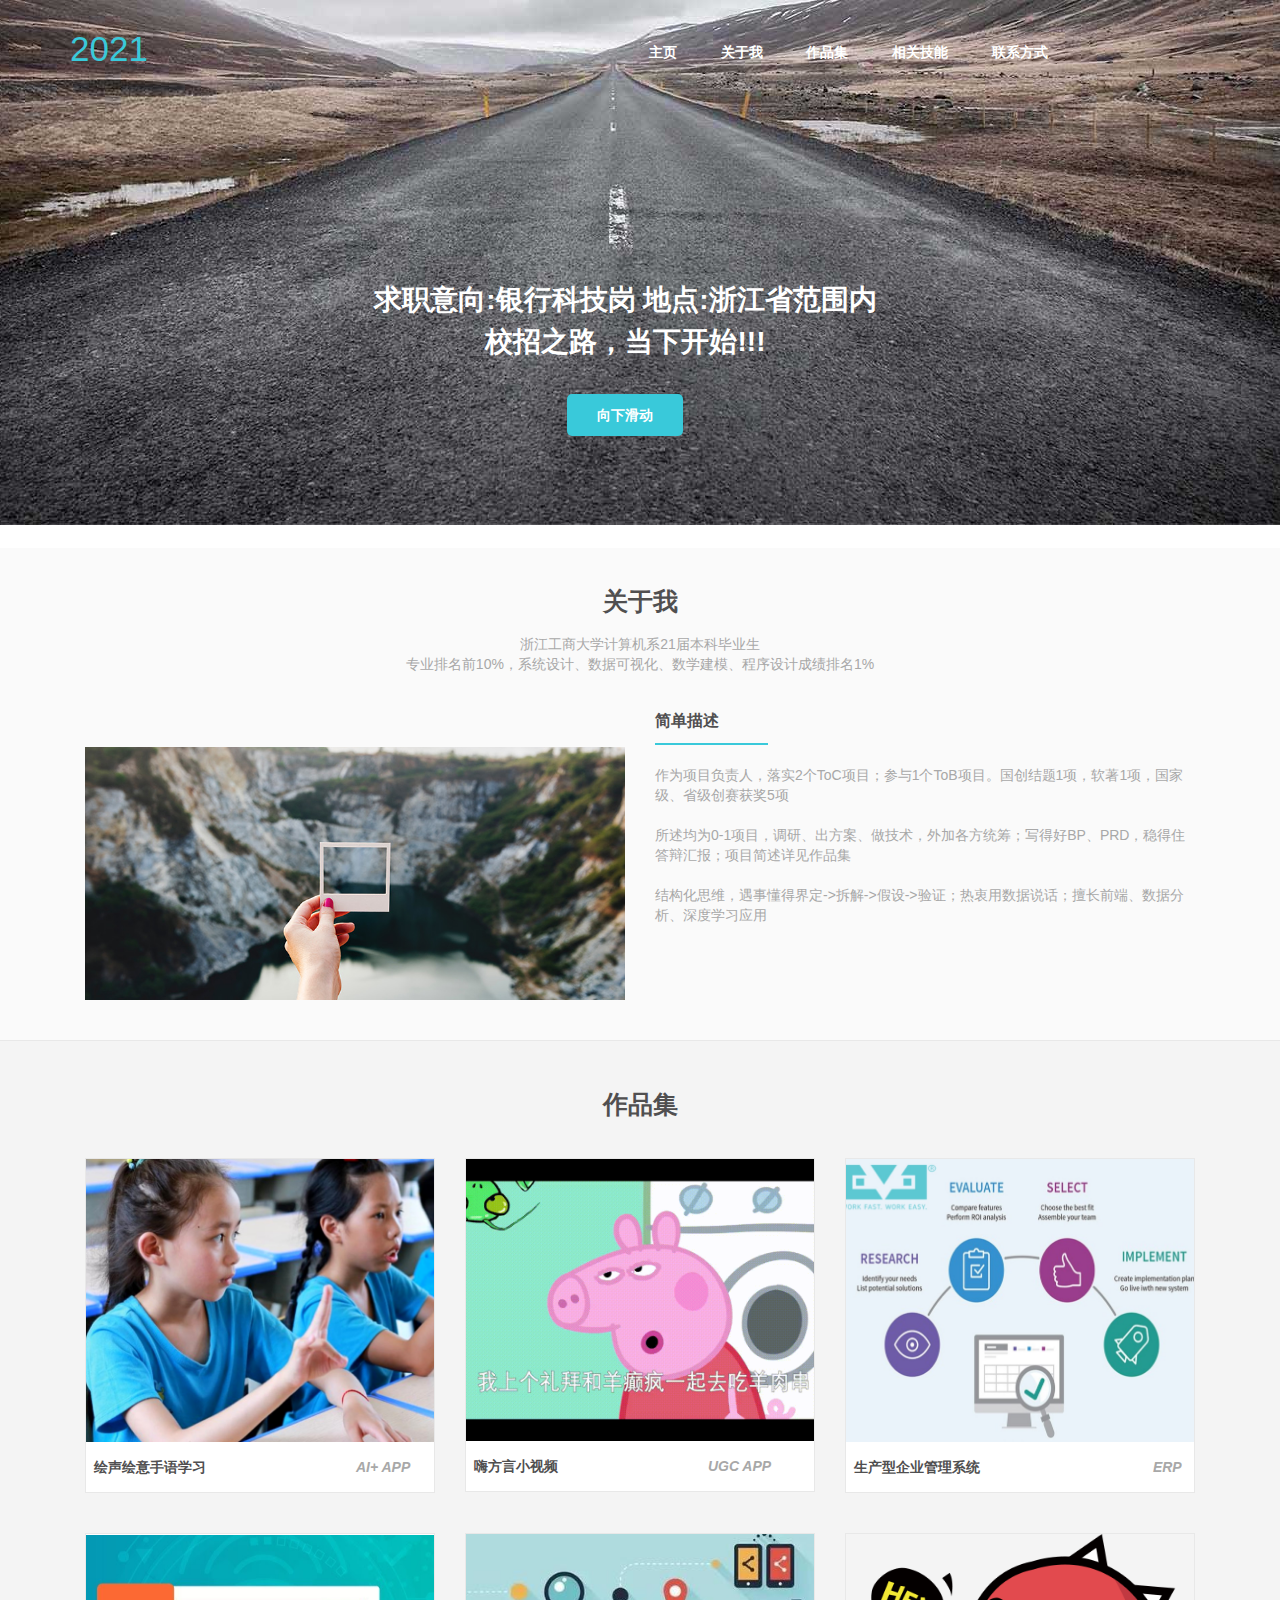
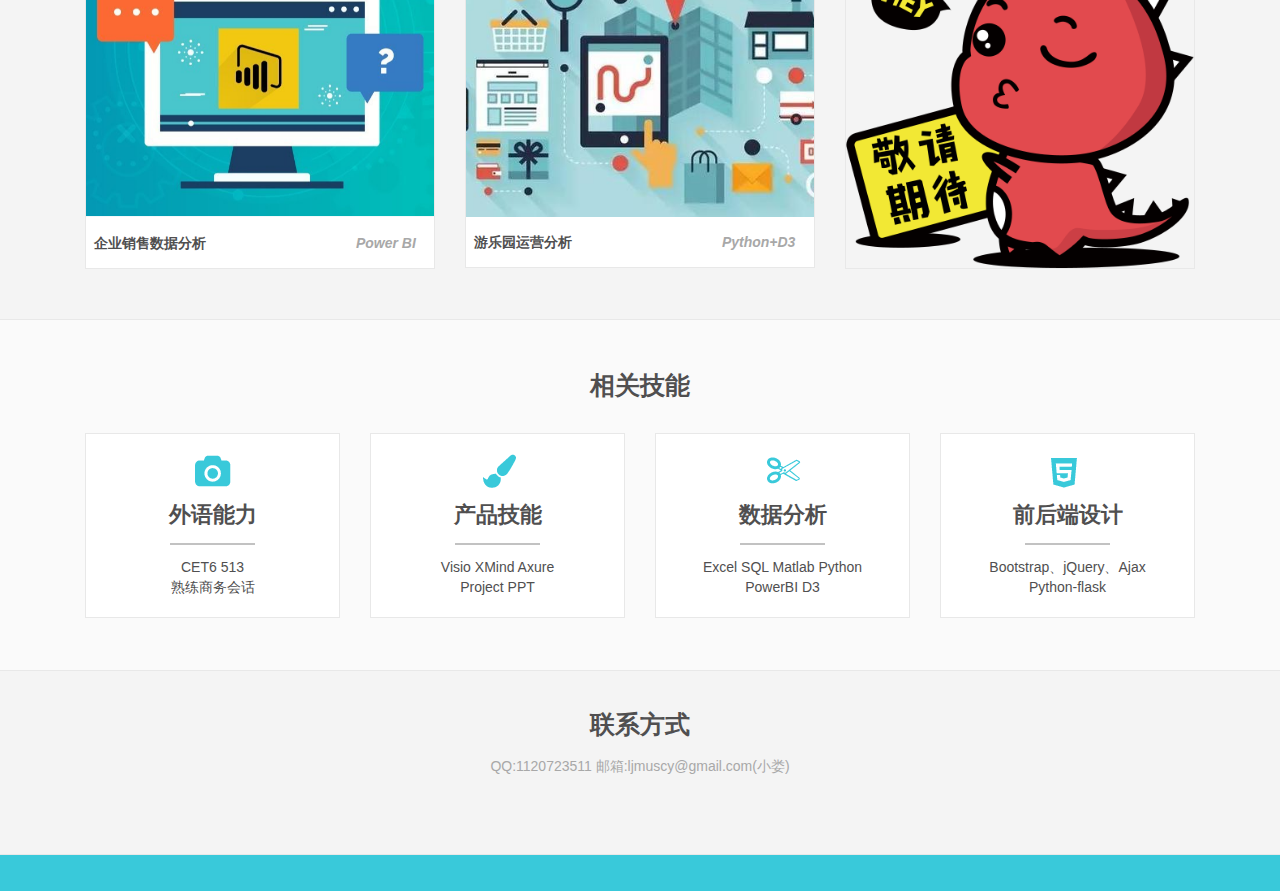
<file: index.html>
<!Doctype html>
<html>
<head>
	<title>娄佳敏的个人主页</title>
	<link href="css/style.css" rel="stylesheet" type="text/css" media="all" />
	<!--fonts-->
		<!-- <link href='http://fonts.useso.com/css?family=Open+Sans:300italic,400italic,600italic,700italic,800italic,400,300,600,700,800' rel='stylesheet' type='text/css'> -->
	<!--//fonts-->
		<link href="css/bootstrap.css" rel="stylesheet" type="text/css" media="all" />
	<!-- for-mobile-apps -->
		<meta name="viewport" content="width=device-width, initial-scale=1">
		<meta http-equiv="Content-Type" content="text/html; charset=utf-8" />
		<meta name="keywords" content="UIBrush Responsive web template, Bootstrap Web Templates, Flat Web Templates, Andriod Compatible web template, 
		Smartphone Compatible web template, free webdesigns for Nokia, Samsung, LG, SonyErricsson, Motorola web design" />
		<script type="application/x-javascript"> addEventListener("load", function() { setTimeout(hideURLbar, 0); }, false); function hideURLbar(){ window.scrollTo(0,1); } </script>
	<!-- //for-mobile-apps -->
	<!-- js -->
		<script type="text/javascript" src="js/jquery.min.js"></script>
	<!-- js -->
	<!-- start-smoth-scrolling -->
		<script type="text/javascript" src="js/move-top.js"></script>
		<script type="text/javascript" src="js/easing.js"></script>
		<script type="text/javascript">
			jQuery(document).ready(function($) {
				$(".scroll").click(function(event){		
					event.preventDefault();
					$('html,body').animate({scrollTop:$(this.hash).offset().top},1000);
				});
			});
		</script>
	<!-- start-smoth-scrolling -->

</head>
<body>
<!-- banner -->
<div class="banner">
	<div class="container">
		<div class="header">
			<div class="logo">
				<h1><a href="#">2021</a></h1>
			</div>
			<div class="navigation">
				<span class="menu"><img src="images/icon.png" alt="" /></span>
				<ul class="nav1">
					<li><a class="scroll" href="#home">主页</a></li>
					<li><a class="scroll" href="#about-us">关于我</a></li>
					<li><a class="scroll" href="#portfolio">作品集</a></li>
					<li><a class="scroll" href="#services">相关技能</a></li>
					<li><a class="scroll" href="#contact-us">联系方式</a></li>
				</ul>
				<!-- script for menu -->
				<script> 
					$( "span.menu" ).click(function() {
					$( "ul.nav1" ).slideToggle( 300, function() {
					 // Animation complete.
					});
					});
				</script>
				<!-- //script for menu -->
			</div>
			<div class="clearfix"></div>
		</div>
		<div class="banner-info">
			<h1>求职意向:银行科技岗  地点:浙江省范围内  校招之路，当下开始!!!</h1>
			<div class="download"><a href="#about-us">向下滑动</a></div>
		</div>
	</div>
</div>
<!-- //banner -->
<!-- about-us -->
<div id="about-us" class="about-us">
	<div class="container">
		<div class="about-info">
			<h2>关于我</h2>
			<p>浙江工商大学计算机系21届本科毕业生<br/>专业排名前10%，系统设计、数据可视化、数学建模、程序设计成绩排名1%</p>
		</div>
		<div class="about-grids">
			<div class="col-md-6 about-left">
				<img src="images/blog3.jpg" alt=" "/>
			</div>
			<div class="col-md-6 about-right">
				<h2>简单描述</h2>
				<div class="border"></div>
				<p>作为项目负责人，落实2个ToC项目；参与1个ToB项目。国创结题1项，软著1项，国家级、省级创赛获奖5项<br/><br/>
				<span>所述均为0-1项目，调研、出方案、做技术，外加各方统筹；写得好BP、PRD，稳得住答辩汇报；项目简述详见作品集<br/><br/></span>
				<span  >结构化思维，遇事懂得界定->拆解->假设->验证；热衷用数据说话；擅长前端、数据分析、深度学习应用<br/><br/></span></p>
				<!-- <div class="getstart"><a>GET STARTED</div> -->
			</div>
			<div class="clearfix"></div>
		</div>
	</div>
</div>
<!-- //about-us -->
<div class="copyrights"><a href="" ></a></div>
<!-- portfolio -->
<div id="portfolio" class="portfolio" name="portfolio" href="index.html">
	<div class="container">
		<div class="portfolio-info">
			<h2>作品集</h2>
			<!-- <p></p> -->
		</div>
		<div class="portfolio-grids">
			<div class="col-md-4 portfolio-grid">
				<div class="portfolio-image">
					<div class="port-img">
						<img src="images/sign11.jpg" alt=" " />
					</div>
					<div class="desc">
						<a href="hshy.html" class="b-link-stripe b-animate-go  thickbox play-icon popup-with-zoom-anim">Read More</a>
					</div>
					<div class="caption">
						<ul>
							<li>绘声绘意手语学习</li>
							<li><span class="right"><i>AI+ APP</i></span></li>
						</ul>
					</div>
				</div>
			</div>
			<div class="col-md-4 portfolio-grid">
				<div class="portfolio-image">
					<div class="port-img">
						<img src="images/peiqi.gif" alt=" " />
					</div>
					<div class="desc">
						<a href="hi.html" class="b-link-stripe b-animate-go  thickbox play-icon popup-with-zoom-anim">Read More</a>
					</div>
					<div class="caption">
						<ul>
							<li>嗨方言小视频</li>
							<li><span class="right"><i>UGC APP</i></span></li>
						</ul>
					</div>
				</div>
			</div>
			<div class="col-md-4 portfolio-grid">
				<div class="portfolio-image">
					<div class="port-img">
						<img src="images/rp.jpg" alt=" " />
					</div>
					<div class="desc">
						<a href="erp.html" class="b-link-stripe b-animate-go  thickbox play-icon popup-with-zoom-anim">Read More</a>
					</div>
					<div class="caption">
						<ul>
							<li>生产型企业管理系统</li>
							<li><span class="left"><i>ERP</i></span></li>
						</ul>
					</div>
				</div>
			</div>
			<div class="clearfix"> </div>
		</div>
		<div class="portfolio-grids">
			<div class="col-md-4 portfolio-grid">
				<div class="portfolio-image">
					<div class="port-img">
						<img src="images/pb.png" alt=" " />
					</div>
					<div class="desc">
						<a href="power bi .html" class="b-link-stripe b-animate-go  thickbox play-icon popup-with-zoom-anim">Read More</a>
					</div>
					<div class="caption">
						<ul>
							<li>企业销售数据分析</li>
							<li><span class="right"><i>Power BI</i></span></li>
						</ul>
					</div>
				</div>
			</div>
			<div class="col-md-4 portfolio-grid">
				<div class="portfolio-image">
					<div class="port-img">
						<img src="images/d3.png" alt=" " />
					</div>
					<div class="desc">
						<a href="d3.html" class="b-link-stripe b-animate-go  thickbox play-icon popup-with-zoom-anim">Read More</a>
					</div>
					<div class="caption">
						<ul>
							<li>游乐园运营分析</li>
							<li><span class="right"><i>Python+D3</i></span></li>
						</ul>
					</div>
				</div>
			</div>
			<div class="col-md-4 portfolio-grid">
				<div class="portfolio-image">
					<div class="port-img">
						<img src="images/qd.png" alt=" " />
					</div>
					<div class="desc">
						<a href="#small-dialog5" class="b-link-stripe b-animate-go  thickbox play-icon popup-with-zoom-anim">新项目ing</a>
					</div>
				</div>
			</div>
			<div class="clearfix"></div>
		</div>
		<!-- pop-up-box -->
					<!-- script for pop-up-box -->
					<script type="text/javascript" src="js/modernizr.custom.min.js"></script>    
					<link href="css/popuo-box.css" rel="stylesheet" type="text/css" media="all" />
					<script src="js/jquery.magnific-popup.js" type="text/javascript"></script>
					<!-- //script for pop-up-box -->
					
		<!-- //pop-up-box -->
	</div>
</div>
<!-- //portfolio -->
<!-- services -->
<div id="services"class="services">
	<div class="container">
		<div class="service-info">
			<h2>相关技能</h2>
			<p></p>
		</div>
		<div class="services-grids">
			<div class="col-md-3 service-grid">
				<div class="service-image">
					<div class="camera"></div>
					<div class="ser-info">
						<h2>外语能力</h2>
					</div>
					<div class="strip"></div>
					<div class="ser-info">
						<p>CET6 513<br/>熟练商务会话</p>
						<!-- <p></p> -->
					</div>
					<!-- <div class="more text-center"><a href="#">Read More</a></div> -->
				</div>
			</div>
			<div class="col-md-3 service-grid">
				<div class="service-image">
					<div class="paint"></div>
					<div class="ser-info">
						<h2>产品技能</h2>
					</div>
					<div class="strip"></div>
					<div class="ser-info">
						<p>Visio XMind Axure<br/>Project PPT</p>
						<!-- <p></p> -->
					</div>
					<!-- <div class="more text-center"><a href="#">Read More</a></div> -->
				</div>
			</div>
			<div class="col-md-3 service-grid">
				<div class="service-image">
					<div class="video"></div>
					<div class="ser-info">
						<h2>数据分析</h2>
					</div>
					<div class="strip"></div>
					<div class="ser-info">
						<p>Excel SQL Matlab Python<br/>PowerBI D3</p>
						<!-- <p></p> -->
					</div>
					<!-- <div class="more text-center"><a href="#">Read More</a></div> -->
				</div>
			</div>
			<div class="col-md-3 service-grid">
				<div class="service-image">
					<div class="web-design"></div>
					<div class="ser-info">
						<h2>前后端设计</h2>
					</div>
					<div class="strip"></div>
					<div class="ser-info">
						<p>Bootstrap、jQuery、Ajax<br/>Python-flask</p>
						<!-- <p></p> -->
					</div>
					<!-- <div class="more text-center"><a href="#">Read More</a></div> -->
				</div>
			</div>
			<div class="clearfix"></div>
		</div>
	</div>
</div>
<!-- //services -->
<!-- contact-us -->
<div id="contact-us" class="contact-us">
	<div class="container">
		<div class="contact-info">
			<h2>联系方式</h2>
			<p>QQ:1120723511 邮箱:ljmuscy@gmail.com(小娄)</p>
		</div>
	</div>
</div>
<!-- //contact-us -->
<!-- footer -->
<div class="footer">
	<!-- <p>Copyright &copy; 2015.Company name All rights reserved.More Templates <a href="https://www.webmoban.net" target="_blank" title="网站模板">网站模板</a> - Collect from <a href="https://www.webmoban.net" title="网页模板" target="_blank">网页模板</a></p> -->
</div>
<!-- //footer -->
<!-- smooth scrolling -->
	<script type="text/javascript">
		$(document).ready(function() {
		/*
			var defaults = {
			containerID: 'toTop', // fading element id
			containerHoverID: 'toTopHover', // fading element hover id
			scrollSpeed: 1200,
			easingType: 'linear' 
			};
		*/								
		$().UItoTop({ easingType: 'easeOutQuart' });
		});
	</script>
	<a href="#" id="toTop" style="display: block;"> <span id="toTopHover" style="opacity: 1;"> </span></a>
<!-- smooth scrolling -->

</body>
</html>
</file>
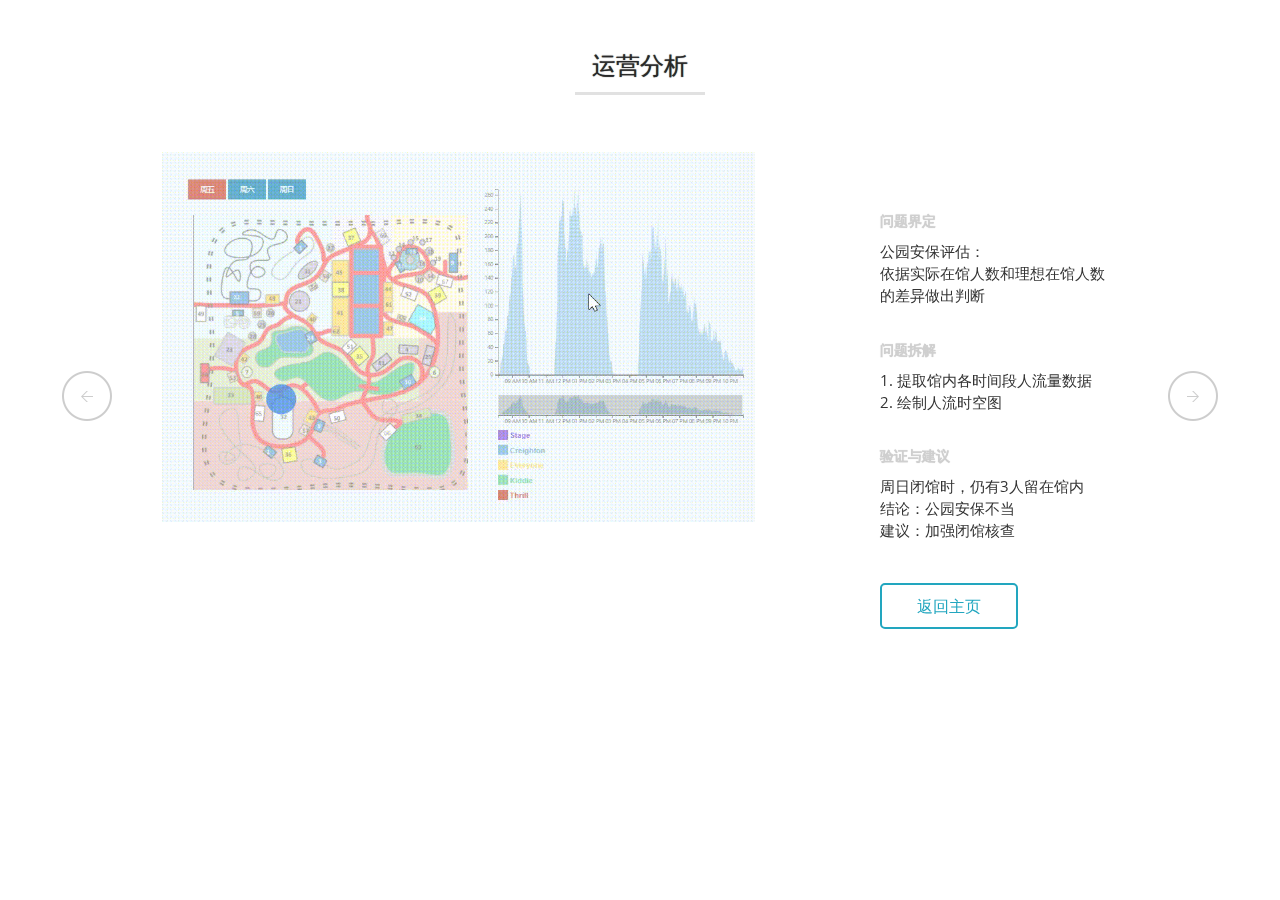
<file: d3.html>
<!DOCTYPE HTML>
<html>
<head>
<title>运营分析</title>
<meta http-equiv="Content-Type" content="text/html; charset=utf-8" />
<meta name="viewport" content="width=device-width, initial-scale=1, maximum-scale=1">
<link href='http://fonts.googleapis.com/css?family=Open+Sans:400,600' rel='stylesheet' type='text/css'>
<link href="css_d/style.css" rel="stylesheet" type="text/css" media="all" />
<!-- <link href="css/slimmenu.css" rel="stylesheet" media="screen"> -->
<script src="js_d/jquery.min.js"></script>

</head>
<body>

<div class="group_2" id="Portfolio">
	<h3 class="heading">运营分析</h3>
	<div class="group_2_items">
		<div class="wrap">
			<div id="owl-demo1" class="owl-carousel">
				<div class="item" >
					<div class="carousel">
						<div class="group_2_img1"> <img src="images/map.gif" alt=""> </div>
						<div class="group_2_text2">
							<div class="desc">
								<h3>问题界定</h3>
								<h4>公园安保评估：<br/>依据实际在馆人数和理想在馆人数的差异做出判断</h4>
							</div>
							<div class="desc">
								<h3>问题拆解</h3>
								<h4>1. 提取馆内各时间段人流量数据<br/>2. 绘制人流时空图</h4>
							</div>
							<div class="desc">
								<h3>验证与建议</h3>
								<h4>周日闭馆时，仍有3人留在馆内<br/>结论：公园安保不当<br/>建议：加强闭馆核查</h4>
							</div>
							<div class="button_2"> <a href="index.html">返回主页</a> </div>
						</div>
						<div class="clear"> </div>
						<!-- <div class="brows_button_3"> <a href="index.html">Browser portfolio</a> </div> -->
					</div>
				</div>
				<div class="item">
					<div class="carousel">
						<div class="group_2_img1"> <img src="images/net.gif" alt=""> </div>
						<div class="group_2_text2">
							<div class="desc">
								<h3>问题界定</h3>
								<h4>游客通讯分析：<br/>依据点对点分布图统计</h4>
							</div>
							<div class="desc">
								<h3>问题拆解</h3>
								<h4>1.构建图2.数据提取3.驱动模型</h4>
							</div>
							<div class="desc">
								<h3>结果呈现</h3>
								<h4>点击结点->高亮相关结点->查看通讯线条->明确通讯路径</h4>
							</div>
							<div class="button_2"> <a href="index.html">返回主页</a> </div>
						</div>
						<div class="clear"> </div>
						<!-- <div class="brows_button_3"> <a href="index.html">Browser portfolio</a> </div> -->
					</div>
				</div>
				<div class="item">
					<div class="carousel">
						<div class="group_2_img1"> <img src="images/track.gif" alt=""> </div>
						<div class="group_2_text2">
							<div class="desc">
								<h3>问题描述</h3>
								<h4>确定无ID游客的轨迹</h4>
							</div>
							<div class="desc">
								<h3>问题拆解</h3>
								<h4>根据该游客8名同伴的轨迹反推</h4>
							</div>
							<div class="desc">
								<h3>结果呈现</h3>
								<h4>先用python筛选数据，再将轨迹可视化描述</h4>
							</div>
							
							<div class="button_2"> <a href="index.html">返回主页</a> </div>
						</div>
						<div class="clear"> </div>
						<!-- <div class="brows_button_3"> <a href="index.html">Browser portfolio</a> </div> -->
					</div>
				</div>
				<div class="item">
					<div class="carousel">
						<div class="group_2_img1"> <img src="images/rain.gif" alt=""> </div>
						<div class="group_2_text2">
							<div class="desc">
								<h3>问题界定</h3>
								<h4>公园场馆分布改进：<br/>分析现有场馆各时段人流量，先找不足，再做整改</h4>
							</div>
							<div class="desc">
								<h3>问题拆解</h3>
								<h4>热力图反映客流：根据颜色深浅判断人流情况</h4>
							</div>
							<div class="desc">
								<h3>建议与提升</h3>
								<h4>鬼屋人流全天密集，但全场惊悚类项目仅1项，建议核算成本后扩建鬼屋或增设惊悚类新项目</h4>
							</div>
							<div class="button_2"> <a href="index.html">返回主页</a> </div>
						</div>
						<div class="clear"> </div>
						<!-- <div class="brows_button_3"> <a href="index.html">Browser portfolio</a> </div> -->
					</div>
				</div>
			</div>
		</div>
	</div>
</div>
<!-- Owl Carousel Assets -->
<link href="css_d/owl.carousel.css" rel="stylesheet">
<!-- Owl Carousel Assets --> 
<!-- Prettify --> 
<script src="js_d/owl.carousel.js"></script> 
<script>
		    $(document).ready(function() {
		
		      $("#owl-demo").owlCarousel({
		        items : 1,
		        lazyLoad : true,
		        autoPlay : true,
		        navigation : true,
			    navigationText : ["",""],
			    rewindNav :true,
			    scrollPerPage :true,
			    pagination : true,
    			paginationNumbers: false,
		      });
		
		    });
		    $(document).ready(function() {
		
		      $("#owl-demo1").owlCarousel({
		        items : 1,
		        lazyLoad : true,
		        autoPlay : true,
		        navigation : true,
			    navigationText : ["",""],
			    rewindNav : true,
			    scrollPerPage :true,
			    pagination : false,
    			paginationNumbers: false,
		      });
		
		    });
		    $(document).ready(function() {
		
		      $("#owl-demo2").owlCarousel({
		        items : 1,
		        lazyLoad : true,
		        autoPlay : true,
		        navigation : false,
			    navigationText : ["",""],
			    rewindNav : false,
			    scrollPerPage :true,
			    pagination : false,
    			paginationNumbers: false,
		      });
		
		    });
		    </script> 
<!-- //Owl Carousel Assets -->


	<!-- scroll_top_btn --> 
	<script type="text/javascript" src="js_d/move-top.js"></script> 
	<script type="text/javascript" src="js_d/easing.js"></script> 
	<script type="text/javascript">
			$(document).ready(function() {
			
				var defaults = {
		  			containerID: 'toTop', // fading element id
					containerHoverID: 'toTopHover', // fading element hover id
					scrollSpeed: 1200,
					easingType: 'linear' 
		 		};
				
				
				$().UItoTop({ easingType: 'easeOutQuart' });
				
			});
		</script> 
	<script type="text/javascript">
		jQuery(document).ready(function($) {
			$(".scroll").click(function(event){		
				event.preventDefault();
				$('html,body').animate({scrollTop:$(this.hash).offset().top},1200);
			});
		});
	</script> 
	<a href="#" id="toTop" style="display: block;"><span id="toTopHover" style="opacity: 1;"></span></a> </div>
</body>
</html>
</file>
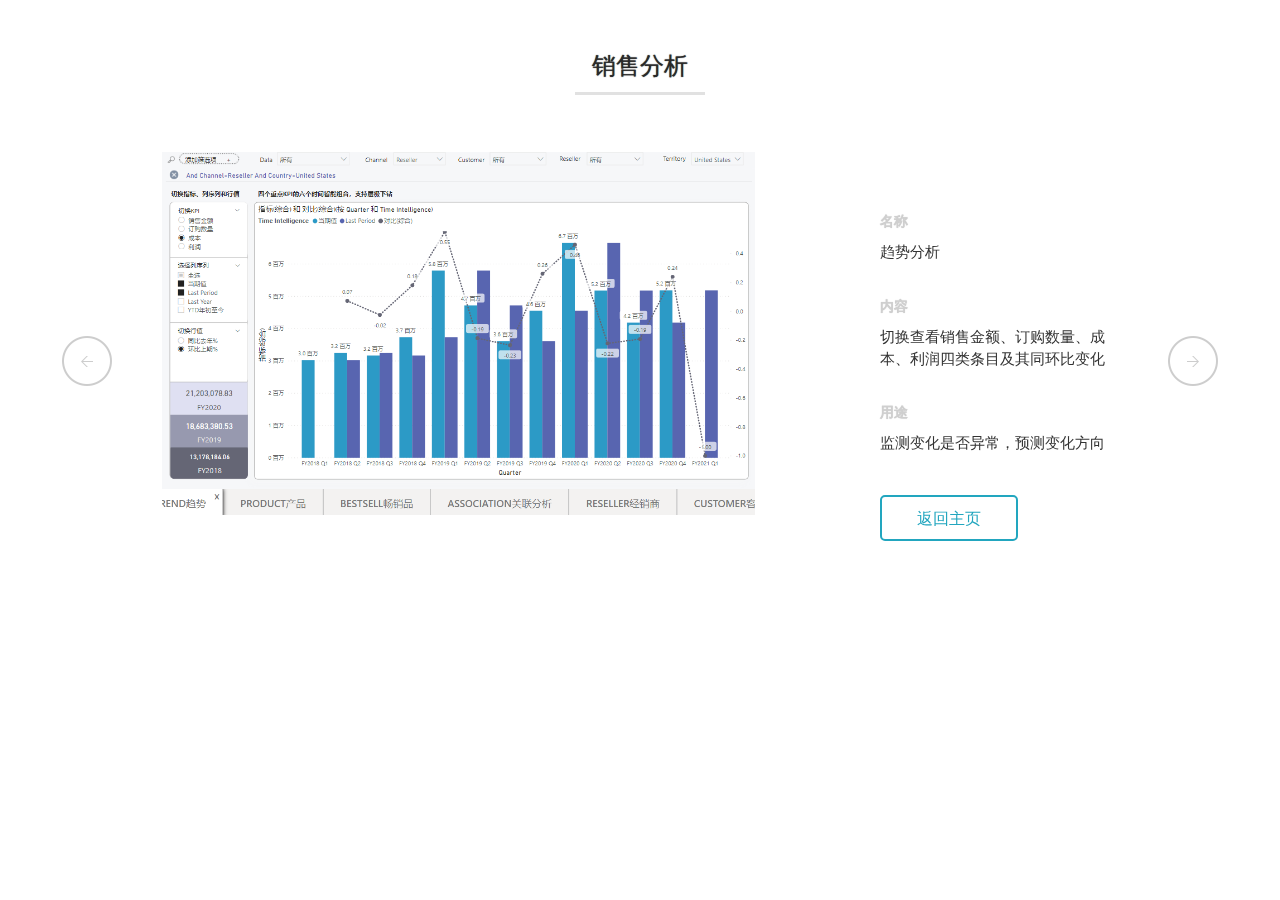
<file: power bi .html>
<!DOCTYPE HTML>
<html>
<head>
<title>销售分析</title>
<meta http-equiv="Content-Type" content="text/html; charset=utf-8" />
<meta name="viewport" content="width=device-width, initial-scale=1, maximum-scale=1">
<link href='http://fonts.googleapis.com/css?family=Open+Sans:400,600' rel='stylesheet' type='text/css'>
<link href="css_d/style.css" rel="stylesheet" type="text/css" media="all" />
<!-- <link href="css/slimmenu.css" rel="stylesheet" media="screen"> -->
<script src="js_d/jquery.min.js"></script>

</head>
<body>

<div class="group_2" id="Portfolio">
	<h3 class="heading">销售分析</h3>
	<div class="group_2_items">
		<div class="wrap">
			<div id="owl-demo1" class="owl-carousel">
				<div class="item" >
					<div class="carousel">
						<div class="group_2_img1"> <img src="images/tend.png" alt=""> </div>
						<div class="group_2_text2">
							<div class="desc">
								<h3>名称</h3>
								<h4>趋势分析</h4>
							</div>
							<div class="desc">
								<h3>内容</h3>
								<h4>切换查看销售金额、订购数量、成本、利润四类条目及其同环比变化</h4>
							</div>
							<div class="desc">
								<h3>用途</h3>
								<h4>监测变化是否异常，预测变化方向</h4>
							</div>
							<div class="button_2"> <a href="index.html" >返回主页</a> </div>
						</div>
						<div class="clear"> </div>
						<!-- <div class="brows_button_3"> <a href="index.html">Browser portfolio</a> </div> -->
					</div>
				</div>
				<div class="item">
					<div class="carousel">
						<div class="group_2_img1"> <img src="images/product.png" alt=""> </div>
						<div class="group_2_text2">
							<div class="desc">
								<h3>名称</h3>
								<h4>产品分析</h4>
							</div>
							<div class="desc">
								<h3>内容</h3>
								<h4>拆解订购数量，陈列产品分布</h4>
							</div>
							<div class="desc">
								<h3>用途</h3>
								<h4>分析重点产品，调控产品结构</h4>
							</div>
							<div class="button_2"> <a href="index.html">返回主页</a> </div>
						</div>
						<div class="clear"> </div>
						<!-- <div class="brows_button_3"> <a href="index.html">Browser portfolio</a> </div> -->
					</div>
				</div>
				<div class="item">
					<div class="carousel">
						<div class="group_2_img1"> <img src="images/bset.png" alt=""> </div>
						<div class="group_2_text2">
							<div class="desc">
								<h3>名称</h3>
								<h4>畅销品分析</h4>
							</div>
							<div class="desc">
								<h3>内容</h3>
								<h4>降序排列各年度各品类销售数据</h4>
							</div>
							<div class="desc">
								<h3>用途</h3>
								<h4>跟踪畅销品，发挥二八定律价值，促进销售额增长</h4>
							</div>
							<div class="button_2"> <a href="index.html">返回主页</a> </div>
						</div>
						<div class="clear"> </div>
						<!-- <div class="brows_button_3"> <a href="index.html">Browser portfolio</a> </div> -->
					</div>
				</div>
				<div class="item">
					<div class="carousel">
						<div class="group_2_img1"> <img src="images/relate.png" alt=""> </div>
						<div class="group_2_text2">
							<div class="desc">
								<h3>名称</h3>
								<h4>关联分析</h4>
							</div>
							<div class="desc">
								<h3>内容</h3>
								<h4>拆解业务流程，提供产品关联分析</h4>
							</div>
							<div class="desc">
								<h3>用途</h3>
								<h4>把握消费者行为间的内在联系，<br/>优化产品流程以引导决策</h4>
							</div>
							<div class="button_2"> <a href="index.html">返回主页</a> </div>
						</div>
						<div class="clear"> </div>
						<!-- <div class="brows_button_3"> <a href="index.html">Browser portfolio</a> </div> -->
					</div>
				</div>
				<div class="item">
					<div class="carousel">
						<div class="group_2_img1"> <img src="images/sale.png" alt=""> </div>
						<div class="group_2_text2">
							<div class="desc">
								<h3>名称</h3>
								<h4>经销商分析</h4>
							</div>
							<div class="desc">
								<h3>内容</h3>
								<h4>经销商分级</h4>
							</div>
							<div class="desc">
								<h3>用途</h3>
								<h4>调控经销商布局结构，<br/>差异化分级销售目标</h4>
							</div>
							<div class="button_2"> <a href="index.html">返回主页</a> </div>
						</div>
						<div class="clear"> </div>
						<!-- <div class="brows_button_3"> <a href="index.html">Browser portfolio</a> </div> -->
					</div>
				</div>
				<div class="item">
					<div class="carousel">
						<div class="group_2_img1"> <img src="images/costumer.png" alt=""> </div>
						<div class="group_2_text2">
							<div class="desc">
								<h3>名称</h3>
								<h4>客户分析</h4>
							</div>
							<div class="desc">
								<h3>内容</h3>
								<h4>客户RMF分析</h4>
							</div>
							<div class="desc">
								<h3>用途</h3>
								<h4>把握客户结构，根据用户类型进行精细化运营</h4>
							</div>
							<div class="button_2"> <a href="index.html">返回主页</a> </div>
						</div>
						<div class="clear"> </div>
						<!-- <div class="brows_button_3"> <a href="index.html">Browser portfolio</a> </div> -->
					</div>
				</div>
			</div>
		</div>
	</div>
</div>
<!-- Owl Carousel Assets -->
<link href="css_d/owl.carousel.css" rel="stylesheet">
<!-- Owl Carousel Assets --> 
<!-- Prettify --> 
<script src="js_d/owl.carousel.js"></script> 
<script>
		    $(document).ready(function() {
		
		      $("#owl-demo").owlCarousel({
		        items : 1,
		        lazyLoad : true,
		        autoPlay : true,
		        navigation : true,
			    navigationText : ["",""],
			    rewindNav :true,
			    scrollPerPage :true,
			    pagination : true,
    			paginationNumbers: false,
		      });
		
		    });
		    $(document).ready(function() {
		
		      $("#owl-demo1").owlCarousel({
		        items : 1,
		        lazyLoad : true,
		        autoPlay : true,
		        navigation : true,
			    navigationText : ["",""],
			    rewindNav : true,
			    scrollPerPage :true,
			    pagination : false,
    			paginationNumbers: false,
		      });
		
		    });
		    $(document).ready(function() {
		
		      $("#owl-demo2").owlCarousel({
		        items : 1,
		        lazyLoad : true,
		        autoPlay : true,
		        navigation : false,
			    navigationText : ["",""],
			    rewindNav : false,
			    scrollPerPage :true,
			    pagination : false,
    			paginationNumbers: false,
		      });
		
		    });
		    </script> 
<!-- //Owl Carousel Assets -->


	<!-- scroll_top_btn --> 
	<script type="text/javascript" src="js_d/move-top.js"></script> 
	<script type="text/javascript" src="js_d/easing.js"></script> 
	<script type="text/javascript">
			$(document).ready(function() {
			
				var defaults = {
		  			containerID: 'toTop', // fading element id
					containerHoverID: 'toTopHover', // fading element hover id
					scrollSpeed: 1200,
					easingType: 'linear' 
		 		};
				
				
				$().UItoTop({ easingType: 'easeOutQuart' });
				
			});
		</script> 
	<script type="text/javascript">
		jQuery(document).ready(function($) {
			$(".scroll").click(function(event){		
				event.preventDefault();
				$('html,body').animate({scrollTop:$(this.hash).offset().top},1200);
			});
		});
	</script> 
	<a href="#" id="toTop" style="display: block;"><span id="toTopHover" style="opacity: 1;"></span></a> </div>
</body>
</html>
</file>
<file: css/style.css>
body{
	font-family: 'Open Sans', sans-serif;
	}
/*-- banner --*/
.class1{
position:absolute;
width: 500px;
height: 400px;
top:50%;left:50%;/*显示开始位置是屏幕的中心点*/
margin-top:-200px; /*通过将上边距，向上调整负值，让DIV纵向居中。负值的绝对值应当是height的1/2*/
margin-left:-250px;/*通过将左边距，向左调整负值，让DIV横向居中。负值的绝对值应当是width的1/2*/
margin-right:0px;
margin-bottom:0px;
}
.banner{
	background:url("../images/banner.jpg") no-repeat 0px 0px;
	background-size:cover;
	-webkit-background-size: cover;
	-o-background-size: cover;
	-ms-background-size: cover;
	-moz-background-size: cover;
	position:relative;
	min-height:548px;
	}
.logo{
	float:left;
	width:12%;
	margin-top: 29px;
	}
.logo h1{
	margin:0;
	}
.logo h1 a{
	color:#39c9da;
	font-size:35px;
	text-decoration:none;
	}
.logo h1 a:hover{
	text-decoration:none;
	}
.navigation{
	float:right;
	width:51%;
	margin-top:42px;
	}
/*-- menu --*/
.navigation span{
	display:none;
	}
/*-- //menu --*/
.navigation ul{
	margin:0;
	padding:0;
	}
.navigation ul li {
	display:inline-block;
	margin:0 20px;
	}
.navigation ul li a{
	color: #ffffff;
	text-decoration:none;
	font-weight:600;
	font-size:14px;
	}
.navigation ul li a:hover{
	color: #39c9da;
	text-decoration:none;
	transition: .5s all;
	-webkit-transition: .5s all;
	-o-transition: .5s all;
	-ms-transition: .5s all;
	-moz-transition: .5s all;
	}
.banner-info{
	position:absolute;
	top:51%;
	left:25%;
	}
.banner-info h1{
	margin: 0 auto;
	color: white;
	font-weight: 700;
	width: 65%;
	line-height: 1.5em;
	font-size: 28px;
	text-align: center;
	}
.download {
	text-align: center;
	margin-top: 3em;
	}
.download a{
		text-align: center;
		font-size: 14px;
		text-decoration: none;
		padding: 13px 30px;
		font-weight: 700;
		color: #ffffff;
		background: #39c9da;
		border-radius: 5px;
	}
.download a:hover{
	color:#39c9da;
	background:#4b4a4b;
	text-decoration: none;
	transition: .5s all;
	-webkit-transition: .5s all;
	-o-transition: .5s all;
	-ms-transition: .5s all;
	-moz-transition: .5s all;
	}
/*-- about-us --*/
.about-us {
	padding: 40px 0;
	background:#fafafa;
	}
.about-info  h2{
	margin: 0;
	text-align: center;
	font-size: 25px;
	font-weight: 600;
	color: #504f50;
	}
.about-info  p{
	font-size:14px;
	text-align:center;
	margin: 18px auto 38px auto;
	color:#a8a8a8;
	width: 46%;
	}
span.para{
	display:block;
	padding:18px 0;
	}
.about-left img{
	width:100%;
	}
.about-right  h2{
	margin: 0;
	font-size: 16px;
	font-weight: 700;
	text-transform: uppercase;
	color: #504f50;
	padding-bottom: 14px;
	}
.about-left {
	padding-top: 2.5em;
	}
.border{
	width: 21%;
	background: #39c9da;
	padding: 1px;
	}
.about-right  p{
	margin:0;
	padding-top:20px;
	color:#a8a8a8;
	font-size:14px;
	}
.getstart a{
		text-align: center;
		font-size: 14px;
		text-decoration: none;
		padding: 13px 30px;
		font-weight: 700;
		color: #ffffff;
		background: #39c9da;
		border-radius: 5px;
	}
.getstart a:hover{
	color:#39c9da;
	background:#4b4a4b;
	text-decoration: none;
	transition: .5s all;
	-webkit-transition: .5s all;
	-o-transition: .5s all;
	-ms-transition: .5s all;
	-moz-transition: .5s all;
	}
.getstart{
	margin-top:15px;
	}
/*-- portfolio --*/
.portfolio-image{
	border:1px solid #e8e8e8;
	margin-top: 40px;
	}
.portfolio-info  h2{
	margin: 0;
	text-align: center;
	font-size: 25px;
	font-weight: 600;
	color: #504f50;
	}
.portfolio-info  p{
	margin: 18px auto 0px auto;
	font-size:14px;
	text-align:center;
	color:#a8a8a8;
	width:46%;
	}
.portfolio{
	padding:50px 0;
	background:#f4f4f4;
	border-bottom:1px solid #e8e8e8;
	border-top:1px solid #e8e8e8;
	}

.port-img img{
	width:100%;
	position:relative;
	}
.port-img{
	position:relative;
	}
.caption{
	padding: 15px 8px;
	background:#ffffff;
	}
.caption ul{
	padding:0;
	margin:0;
	}
.caption ul li{
	display:inline-block;
	color:#504f50;
	font-weight:700;
	font-size:14px;
	}
span.right {
	color: #a8a8a8;
	padding-left: 146px;
	font-size:14px;
	}
span.left{
	padding-left:169px;
	color: #a8a8a8;
	font-size:14px;
	}
.desc{
		position: absolute;
		top: 47%;
		left: 30%;
		display:none;
	}
	.copyrights{text-indent:-9999px;height:0;line-height:0;font-size:0;overflow:hidden;}
.portfolio-image:hover div.desc {
	display:block;
	cursor:pointer;
	transition: .5s all;
	-webkit-transition: .5s all;
	-o-transition: .5s all;
	-ms-transition: .5s all;
	-moz-transition: .5s all;
	}
.desc a{
		color: #ffffff;
		border: 1px solid #ffffff;
		padding: 14px 33px;
		font-size: 700;
		font-size: 16px;
		font-weight: 700;
	}
.desc a:hover{
	text-decoration:none;
	color:#39c9da;
	border: 1px solid #39c9da;
	transition: .5s all;
	-webkit-transition: .5s all;
	-o-transition: .5s all;
	-ms-transition: .5s all;
	-moz-transition: .5s all;
	}
/*-- services --*/
.services {
	padding: 52px 0;
	background:#fafafa;
	}
.service-info h2 {
	margin: 0;
	text-align: center;
	font-size: 25px;
	font-weight: 600;
	color: #504f50;
	}
.service-info p {
	margin: 18px auto 34px auto;
	font-size: 14px;
	text-align: center;
	color: #a8a8a8;
	width:46%;
	}
.service-image{
	border:1px solid #e8e8e8;
	padding:20px;
	background:#ffffff;
	}
.ser-info h2{
	margin: 0;
	text-align: center;
	font-size: 22px;
	padding:15px 0;
	font-weight: 600;
	color: #504f50;
	}
.ser-info p{
	margin: 0;
	font-size: 14px;
	padding-top:12px;
	color: #504f50;
	text-align: center;
	}
	.service-image:hover{
		background:#39c9da;
		transition: .5s all;
		-webkit-transition: .5s all;
		-o-transition: .5s all;
		-ms-transition: .5s all;
		-moz-transition: .5s all;
	}
	.service-image:hover div.more a{
		background:#fff;
		color:#000;
		text-decoration:none;
		transition: .5s all;
		-webkit-transition: .5s all;
		-o-transition: .5s all;
		-ms-transition: .5s all;
		-moz-transition: .5s all;
	}
	.service-image:hover div.camera{
		background:url("../images/icons.png") no-repeat 0px -35px;
		transition: .5s all;
		-webkit-transition: .5s all;
		-o-transition: .5s all;
		-ms-transition: .5s all;
		-moz-transition: .5s all;
	}
	.service-image:hover div.paint{
		background:url("../images/icons.png") no-repeat -41px -36px;
		transition: .5s all;
		-webkit-transition: .5s all;
		-o-transition: .5s all;
		-ms-transition: .5s all;
		-moz-transition: .5s all;
		}
	.service-image:hover div.video{
		background:url("../images/icons.png") no-repeat -79px -33px;
		transition: .5s all;
		-webkit-transition: .5s all;
		-o-transition: .5s all;
		-ms-transition: .5s all;
		-moz-transition: .5s all;
		}
	.service-image:hover div.web-design{
		background:url("../images/icons.png") no-repeat -117px -33px;
		transition: .5s all;
		-webkit-transition: .5s all;
		-o-transition: .5s all;
		-ms-transition: .5s all;
		-moz-transition: .5s all;
		}
	.service-image:hover div.strip{
		background:#5c5959;
		transition: .5s all;
		-webkit-transition: .5s all;
		-o-transition: .5s all;
		-ms-transition: .5s all;
		-moz-transition: .5s all;
		}
	.service-image:hover div.ser-info h2{
		color:#fff;
		transition: .5s all;
		-webkit-transition: .5s all;
		-o-transition: .5s all;
		-ms-transition: .5s all;
		-moz-transition: .5s all;
		}
	.service-image:hover div.ser-info p{
		color:#fff;
		transition: .5s all;
		-webkit-transition: .5s all;
		-o-transition: .5s all;
		-ms-transition: .5s all;
		-moz-transition: .5s all;	
		}
.strip{
	background: #c2c2c2;
	padding: 1px;
	width: 40%;
	margin: 0 auto;
	}
.camera {
	background:url("../images/icons.png") no-repeat 0px 0px;
	width:40px;
	height:34px;
	display:block;
	margin:0 auto;
	}
.paint {
	background:url("../images/icons.png") no-repeat -41px -1px;
	width:40px;
	height:34px;
	display:block;
	margin:0 auto;
	}
.video {
	background:url("../images/icons.png") no-repeat -79px 0px;
	width:40px;
	height:34px;
	display:block;
	margin:0 auto;
	}
.web-design {
	background:url("../images/icons.png") no-repeat -117px 0px;
	width:40px;
	height:34px;
	display:block;
	margin:0 auto;
	}
.more a{
	background:#4b4a4b;
	padding:12px 25px;
	border-radius:4px;
	font-size: 14px;
	color:#ffffff;
	text-decoration:none;
	}
.more{
	padding:24px 0 20px 0;
	}
/*-- contact-us --*/
.contact-us{
	padding:40px 0;
	background:#f4f4f4;
	border-bottom:1px solid #e8e8e8;
	border-top:1px solid #e8e8e8;
	}
.contact-info  h2{
	margin: 0;
	text-align: center;
	font-size: 25px;
	font-weight: 600;
	color: #504f50;
	}
.contact-info  p{
	margin: 18px auto 38px auto;
	font-size:14px;
	text-align:center;
	color:#a8a8a8;
	width:46%;
	}
.contact-left h2{
	margin: 0;
	font-size: 22px;
	font-weight: 600;
	color: #504f50;
	padding-bottom:10px;
	}
.contact-left p{
	margin:0;
	font-size:14px;
	padding: 18px 0;
	color:#a8a8a8;
	}
.contact-left h3{
	margin: 0;
	padding-bottom:12px;
	font-size: 22px;
	font-weight: 600;
	color: #504f50;
	}
.contact-left ul{
	padding:0;
	margin:0;
	}
.contact-left ul li{
	list-style-type:none;
	display:block;
	color:#a8a8a8;
	font-size:14px;
	line-height:1.8em;
	}
.contact-right input[type="text"]{
	width:46%;
	color:#c9c9c9;
	margin:0 19px 30px 0;
	padding:10px;
	outline:none;
	border:1px solid #e8e8e8;
	}
.contact-right textarea{
	width:96%;
	color:#c9c9c9;
	resize:none;
	height:42px;
	padding:10px;
	margin-bottom:25px;
	outline:none;
	border:1px solid #e8e8e8;
	}
textarea.text {
	height: 120px;
	}
.contact-right input[type=submit] {
	color: white;
	padding: 13px 43px;
	font-size: 16px;
	outline: none;
	cursor: pointer;
	margin-left: 23em;
	background: #39c9da;
	font-weight: 700;
	border-radius: 4px;
	border: none;
	}
.contact-right input[type=submit]:hover {
	background: #4b4a4b;
	color:#ffffff;
	transition: .5s all;
	-webkit-transition: .5s all;
	-o-transition: .5s all;
	-ms-transition: .5s all;
	-moz-transition: .5s all;	
	}
/*-- footer --*/
.footer{
	background:#39c9da;
	padding:18px 0;
	}
.footer p{
	color:#ffffff;
	font-size:14px;
	margin:0;
	text-align:center;
	}
.footer p a{
	color:#ffffff;
	font-size:14px;
	}
.footer p a:hover{
	color:#4b4a4b;
	text-decoration:none;
	}
/*-- to-top --*/
#toTop {
	display: none;
	text-decoration: none;
	position: fixed;
	bottom: 0px;
	right: 0%;
	overflow: hidden;
	z-index: 999; 
	width: 32px;
	height: 32px;
	border: none;
	text-indent: 100%;
	background: url("../images/arr.png") no-repeat 0px 0px;
}
#toTopHover {
	width: 32px;
	height: 32px;
	display: block;
	overflow: hidden;
	float: right;
	opacity: 0;
	-moz-opacity: 0;
	filter: alpha(opacity=0);
}
/*-- //to-top --*/
/*-- responsive media queries --*/
@media(max-width:1440px){
	.banner-info {
		left:22%;
		}
	}
@media(max-width:1366px){
	.banner-info {
		left:23%;
		}
	}
@media(max-width:1280px){	
	.banner {
		background: url("../images/banner.jpg") no-repeat -55px 0px;
	}
	.banner-info {
		left: 18%;
	}
@media(max-width:1024px){
	.banner {
		background: url("../images/banner.jpg") no-repeat -170px 0px;
		min-height:525px;
		}
	.banner-info {
		left: 11%;
		}
	.logo{
		width:15%;
		}
	.navigation{
		width:57%;
		}
	.navigation ul li {
		margin:0 16px;
		}
	.desc {
		top: 46%;
		left: 26%;
		}
	span.right {
		padding-left: 79px;
		}
	span.left {
		padding-left: 103px;
		}
	.ser-info h2 {
		font-size: 21px;
		}
	.ser-info p {
		overflow:hidden;
		height:93px;
		}
	.border {
		width: 26%;
		}
	.contact-right input[type="text"] {
		margin: 0 15px 30px 0;
		}
	.contact-right input[type=submit] {
		margin-left: 17em;
		}
	.about-info p {
		margin: 18px auto 28px auto;
		}
	span.para {
		padding: 14px 0;
		overflow: hidden;
		height: 77px;
		}
	.about-right p {
		padding-top: 14px;
		}
	.getstart {
		margin-top: 23px;
		}
	.about-left {
		padding-top: 4.6em;
		}	
}
@media (max-width: 768px){
	.logo {
		width: 20%;
		}
	.navigation {
		width: 5%;
		margin-top:34px;
		}
	span.menu {
		display: block;
		cursor: pointer;
		width: 100%;
		position: relative;
		}
	ul.nav1{
		display:none;
		background: rgba(0, 0, 0, 0.80);
		}
	.navigation ul li a{
		display:block;
		}
	.navigation ul {
		position: absolute;
		padding: 0;
		margin: 0;
		top: 14%;
		left: 0%;
		width: 100%;
		z-index: 999;
		}
	.navigation ul.nav1 li {
		display: inline-block;
		text-align: center;
		margin: 0;
		width: 100%;
		padding: 26px 0;
		}
	.navigation ul li a:hover {
		color: #39c9da;
		}

	.banner {
		background: url("../images/banner.jpg") no-repeat -292px 0px;
		}
	.banner-info {
		left: 0%;
		top:43%;
		}
	.about-left{
		float:left;
		width:50%;
		padding-top:4.2em;
		}
	.about-right{
		float:right;
		width:50%;
		}
	.border {
		width: 21%;
		}
	.about-info p {
		width: 58%;
		}
	span.para{
		display:none;
		}
	.about-right h2 {
		font-size: 13px;
		}
	.portfolio-grid{
		float:left;
		width:33.3%;
		}
	.portfolio-info p {
		width: 58%;
		}
	.desc a {
		padding: 14px;
		}
	.desc {
		top: 44%;
		}
	.caption ul li {
		font-size: 12px;
		}
	span.right{
		font-size:12px;
		padding-left:33px;
		}
	span.left{
		font-size:12px;
		padding-left:53px;
		}
	.service-info p {
		width: 52%;
		margin: 18px auto 0px auto;
		}
	.service-grid {
		float: left;
		width: 50%;
		padding-top: 25px;
		}
	.more {
		padding: 6px 0 20px 0;
		}
	.contact-info p {
		width: 52%;
		}
	.contact-right input[type="text"] {
		margin: 28px 15px 30px 0;
		}
	.contact-right textarea {
		width: 95%;
		}
	.contact-right input[type=submit] {
		margin-left: 32em;
		}
}
@media (max-width: 640px){
	.logo{
		width:24%;
		}
	.navigation{
		width:6%;
		}
	.banner {
		background: url("../images/banner.jpg") no-repeat -352px 0px;
		}
	.banner-info h1 {
		font-size: 25px;
		}
	.about-info h2 {
		font-size:22px;
		}
	.about-info p {
		width: 68%;
		margin:18px auto;
		}
	.border {
		width: 22%;
		}
	.about-right h2 {
		font-size: 14px;
		overflow: hidden;
		height: 28px;
		line-height: 1.8em;
		}

	.about-right p {
		overflow:hidden;
		height:99px;
		}
	.portfolio-info p {
		width: 64%;
		}
	.portfolio-info p {
		margin: 18px auto 0px auto;
		}
	.portfolio-image {
		margin-top: 29px;
		}
	.desc a {
		padding: 9px;
		font-size:12px;
		}
	.desc {
		top: 42%;
		left:28%;
		}
	.download a {
		font-size: 12px;
		padding: 12px 22px;
		}
	.getstart a {
		font-size: 12px;
		padding: 12px 22px;
		}
	.caption ul li {
		font-size: 11px;
		}
	span.right {
		font-size: 10px;
		padding-left: 8px;
		}
	span.left {
		font-size: 11px;
		padding-left: 21px;
		}
	.service-info p {
		width: 63%;
		}
	.portfolio-info h2 {
		font-size:22px;
		}
	.service-info h2 {
		font-size:22px;
		}
	.more a {
		font-size: 12px;
		padding: 12px 22px;
		}
	.more{
		padding:20px 0;
		}
	.ser-info h2 {
		font-size: 18px;
		}
	.contact-info h2 {
		font-size:22px;
		}
	.contact-info p {
		width: 66%;
		margin: 18px auto 28px auto;
		}
	.contact-left h2 {
		font-size: 19px;
		}
	.contact-left h3 {
		font-size: 20px;
		}
	.contact-right input[type=submit] {
		padding: 12px 22px;
		font-size: 13px;
		margin-left: 34em;
		}
	
}
@media (max-width: 480px){
	.logo{
		width:31%;
		margin-top:20px;
		}
	.navigation{
		width:8%;
		margin-top:28px;
		}
	.navigation ul{
		top:16%;
		}
	.banner {
		background: url("../images/banner.jpg") no-repeat -441px 0px;
		min-height: 445px;
		}
	.banner-info {
		top: 46%;
		}
	.banner-info h1 {
		font-size: 19px;
		}
	.download a {
		padding: 12px 14px;
		}
	.about-info h2 {
		font-size: 20px;
		}
	.about-info p {
		overflow: hidden;
		height: 42px;
		}
	.about-left {
		width: 100%;
		padding: 15px 0 22px 0;
		}
	.about-right {
		float: right;
		width: 100%;
		}
	.about-right h2 {
		font-size: 15px;
		overflow: hidden;
		height: 33px;
		}
	span.para {
		display: block;
		}
	.border {
		width: 26%;
		}
	.about-right p {
		overflow: hidden;
		height: 190px;
		}
	.getstart a {
		font-size: 12px;
		padding: 12px 14px;
		}
	.getstart {
		margin: 22px 0 16px 0;
		}
	.portfolio-info h2 {
		font-size: 20px;
		}
	.portfolio-info p {
		overflow: hidden;
		height: 42px;
		width: 68%;
		}
	.portfolio-grid {
		float: left;
		width: 50%;
		}
	.portfolio-grid:nth-child(3) {
		display: none;
		}
	.portfolio-image {
		margin-top: 28px;
		}
	.desc a {
		padding: 11px 13px;
		font-size: 14px;
		}
	.desc {
		top: 39%;
		left: 27%;
		}
	.caption ul li {
		font-size: 12px;
		}
	span.right {
		font-size: 12px;
		padding-left: 10px;
		}
	span.left {
		font-size: 12px;
		padding-left: 49px;
		}
	.portfolio-grids {
		padding-bottom: 0px;
		}
	.service-info h2 {
		font-size: 20px;
		}
	.service-info p {
		overflow: hidden;
		height: 42px;
		width: 68%;
		}
	.service-grid {
		float: left;
		width: 50%;
		margin: 0 auto;
		}
	.ser-info p {
		overflow: hidden;
		height: 77px;
		}
	.more {
		padding: 13px 0;
		}
	.more a {
		font-size: 12px;
		padding: 9px 13px;
		}
	.contact-info h2 {
		font-size: 20px;
		}
	.contact-info p {
		overflow: hidden;
		height: 42px;
		width: 68%;
		}
	.contact-left ul {
		padding-bottom: 18px;
		}
	.contact-right input[type="text"] {
		margin: 0px 0px 26px 0;
		width: 100%;
		}
	.contact-right textarea {
		width: 100%;
		}
	.contact-right input[type=submit] {
		margin-left: 24.7em;
		padding: 12px 15px;
		}
	.contact-left h2 {
		font-size: 18px;
		}
}
@media (max-width: 320px){
	.navigation{
		margin-top:29px;
		}
	.logo h1 a{
		font-size:28px;
		}
	.logo{
		width:40%;
		margin-top:16px;
		}
	.navigation ul{
		top:21%;
		}
	.navigation ul.nav1 li {
		padding: 13px 0;
		}
	.banner {
		background: url("../images/banner.jpg") no-repeat -517px 0px;
		min-height: 292px;
		}
	.banner-info {
		top: 45%;
		}
	.banner-info h1 {
		font-size: 14px;
		width:74%;
		}
	span.menu img {
		width: 78%;
		}
	.download{
		margin-top:2em;
		}
	.download a {
		padding: 11px 10px;
		}
	.about-info h2 {
		font-size: 18px;
		}
	.about-info p {
		width: 80%;
		}
	.border {
		width: 42%;
		}
	.about-right p {
		overflow: hidden;
		height: 118px;
		}
	.getstart a {
		padding: 11px 10px;
		}
	.portfolio-info h2 {
		font-size: 18px;
		}
	.portfolio-info p {
		width: 80%;
		}
	.portfolio-grid {
		float: none;
		width: 95%;
		margin: 0 auto;
		}
	.desc a {
		padding: 14px 20px;
		}
	.desc {
		top: 34%;
		left: 28%;
		}
	span.right {
		font-size: 13px;
		padding-left: 47px;
		}
	span.left {
		font-size: 13px;
		padding-left: 88px;
		}
	.service-info h2 {
		font-size: 18px;
		}
	.service-info p {
		width: 80%;
		}
	.service-grid {
		float: none;
		width: 95%;
		margin: 0 auto;
		}
	.more a {
		font-size: 13px;
		padding: 11px;
		}
	.contact-info h2 {
		font-size: 18px;
		}
	.contact-info p {
		width: 80%;
		}
	.contact-left p {
		overflow: hidden;
		height: 143px;
		}
	.contact-left h2 {
		font-size: 16px;
		}
	.contact-left h3 {
		padding-top:15px;
		}
	.contact-right input[type=submit] {
		margin-left: 12.4em;
		padding: 10px 15px;
		}
}
</file>
<file: css/popuo-box.css>
/* Styles for dialog window */
#small-dialog,#small-dialog1,#small-dialog2,#small-dialog3,#small-dialog4,#small-dialog5 ,#small-dialog6,#small-dialog7,#small-dialog8,#small-dialog9{
	background: #f4f4f4;
	padding: 36px 12px 12px 12px;
	max-width: 500px;
	margin: 20px auto;
	position: relative;
	text-align: center;

}
/* Fade-zoom animation for first dialog
 */

/* start state */
.my-mfp-zoom-in #small-dialog {
opacity: 0;
-webkit-transition: all 0.2s ease-in-out;
-moz-transition: all 0.2s ease-in-out;
-o-transition: all 0.2s ease-in-out;
transition: all 0.2s ease-in-out;
-webkit-transform: scale(0.8);
-moz-transform: scale(0.8);
-ms-transform: scale(0.8);
-o-transform: scale(0.8);
transform: scale(0.8);
}
/* animate in */
.my-mfp-zoom-in.mfp-ready #small-dialog {
opacity: 1;
-webkit-transform: scale(1);
-moz-transform: scale(1);
-ms-transform: scale(1);
-o-transform: scale(1);
transform: scale(1);
}
/* animate out */
.my-mfp-zoom-in.mfp-removing #small-dialog {
-webkit-transform: scale(0.8);
-moz-transform: scale(0.8);
-ms-transform: scale(0.8);
-o-transform: scale(0.8);
transform: scale(0.8);
opacity: 0;
}
/* Dark overlay, start state */
.my-mfp-zoom-in.mfp-bg {
opacity: 0;
-webkit-transition: opacity 0.3s ease-out;
-moz-transition: opacity 0.3s ease-out;
-o-transition: opacity 0.3s ease-out;
transition: opacity 0.3s ease-out;
}
/* animate in */
.my-mfp-zoom-in.mfp-ready.mfp-bg {
opacity: 0.8;
}
/* animate out */
.my-mfp-zoom-in.mfp-removing.mfp-bg {
opacity: 0;
}
/**
/* Magnific Popup CSS */
.mfp-bg {
  top: 0;
  left: 0;
  width: 100%;
  height: 100%;
  z-index: 1042;
  overflow: hidden;
  position: fixed;
  background: #0b0b0b;
  opacity: 0.8;
  filter: alpha(opacity=80); }

.mfp-wrap {
  top: 0;
  left: 0;
  width: 100%;
  height: 100%;
  z-index: 1043;
  position: fixed;
  outline: none !important;
  -webkit-backface-visibility: hidden; }

.mfp-container {
  text-align: center;
  position: absolute;
  width: 100%;
  height: 100%;
  left: 0;
  top: 0;
  padding: 0 8px;
  -webkit-box-sizing: border-box;
  -moz-box-sizing: border-box;
  box-sizing: border-box; }

.mfp-container:before {
  content: '';
  display: inline-block;
  height: 100%;
  vertical-align: middle; }

.mfp-align-top .mfp-container:before {
  display: none; }

.mfp-content {
  position: relative;
  display: inline-block;
  vertical-align: middle;
  margin: 0 auto;
  text-align: left;
  z-index: 1045; }

.mfp-inline-holder .mfp-content,
.mfp-ajax-holder .mfp-content {
  width: 100%;
  cursor: auto; }

.mfp-ajax-cur {
  cursor: progress; }

.mfp-zoom-out-cur,
.mfp-zoom-out-cur .mfp-image-holder .mfp-close {
  cursor: -moz-zoom-out;
  cursor: -webkit-zoom-out;
  cursor: zoom-out; }
.mfp-zoom {
  cursor: pointer;
  cursor: -webkit-zoom-in;
  cursor: -moz-zoom-in;
  cursor: zoom-in; }

.mfp-auto-cursor .mfp-content {
  cursor: auto; }

.mfp-close,
.mfp-arrow,
.mfp-preloader,
.mfp-counter {
  -webkit-user-select: none;
  -moz-user-select: none;
  user-select: none; }

.mfp-loading.mfp-figure {
  display: none; }

.mfp-hide {
  display: none !important; }
.mfp-content iframe{
	width:100%;
	min-height:500px;
}
.mfp-preloader {
  color: #cccccc;
  position: absolute;
  top: 50%;
  width: auto;
  text-align: center;
  margin-top: -0.8em;
  left: 8px;
  right: 8px;
  z-index: 1044; }

.mfp-preloader a {
  color: #cccccc; }

.mfp-preloader a:hover {
  color: white; }

.mfp-s-ready .mfp-preloader {
  display: none; }

.mfp-s-error .mfp-content {
  display: none; }

button.mfp-close,
button.mfp-arrow {
  overflow: visible;
  cursor: pointer;
  border: 0;
   background:#FFF;
  -webkit-appearance: none;
  display: block;
  padding: 0;
  z-index: 1046; }
button::-moz-focus-inner {
  padding: 0;
  border: 0; }

.mfp-close {
	width: 6%;
	height: 34px;
	line-height: 44px;
	position: absolute;
	right: 0px;
	top: 0px;
	text-decoration: none;
	text-align: center;
	padding: 0 0 18px 10px;
	color: white;
	font-style: normal;
	font-size: 28px;
	outline: none;
	font-family: 'Open Sans', sans-serif;
	}
  .mfp-close:hover, .mfp-close:focus {
    opacity: 1; }

.mfp-close-btn-in .mfp-close {
	background: #f4f4f4;
	color: #39c9da;
  }

.mfp-image-holder .mfp-close,
.mfp-iframe-holder .mfp-close {
  color: white;
  right: -6px;
  text-align: right;
  padding-right: 6px;
  width: 100%; 
}
.image-top img{
	width:100%;
}
.image-top p{
	text-align: justify;
	padding:2% 0;
	color:#a8a8a8;
}
.mfp-close-btn-in .mfp-close{
	color:#000;
	}
@media screen and (max-width:800px){
	#small-dialog,#small-dialog1,#small-dialog2,#small-dialog3,#small-dialog4,#small-dialog5 ,#small-dialog6,#small-dialog7,#small-dialog8,#small-dialog9{
		max-width: 450px;
	}
	}
@media screen and (max-width:768px){
	#small-dialog,#small-dialog1,#small-dialog2,#small-dialog3,#small-dialog4,#small-dialog5 ,#small-dialog6,#small-dialog7,#small-dialog8,#small-dialog9{
		max-width: 400px;
	}
	.image-top p {
		height: 8em;
		overflow: hidden;
	}
	}
@media screen and (max-width:640px){
	#small-dialog,#small-dialog1,#small-dialog2,#small-dialog3,#small-dialog4,#small-dialog5 ,#small-dialog6,#small-dialog7,#small-dialog8,#small-dialog9{
		max-width: 350px;
	}
	.image-top p {
		height: 6.2em;
		overflow: hidden;
	}
	.mfp-close {
		width: 10%;
		}
	}
@media screen and (max-width:480px){
	.mfp-close {
		width: 10%;
		}
	}
@media screen and (max-width:320px){
	#small-dialog,#small-dialog1,#small-dialog2,#small-dialog3,#small-dialog4,#small-dialog5 ,#small-dialog6,#small-dialog7,#small-dialog8,#small-dialog9{
		max-width: 260px;
	}
	.mfp-close {
		width: 13%;
		}
	}
</file>
<file: css_d/style.css>
/* reset */
html,body,div,span,applet,object,iframe,h1,h2,h3,h4,h5,h6,p,blockquote,pre,a,abbr,acronym,address,big,cite,code,del,dfn,em,img,ins,kbd,q,s,samp,small,strike,strong,sub,sup,tt,var,b,u,i,dl,dt,dd,ol,nav ul,nav li,fieldset,form,label,legend,table,caption,tbody,tfoot,thead,tr,th,td,article,aside,canvas,details,embed,figure,figcaption,footer,header,hgroup,menu,nav,output,ruby,section,summary,time,mark,audio,video{margin:0;padding:0;border:0;font-size:100%;font:inherit;vertical-align:baseline;}
article, aside, details, figcaption, figure,footer, header, hgroup, menu, nav, section {display: block;}
ol,ul{list-style:none;margin:0;padding:0;}
blockquote,q{quotes:none;}
blockquote:before,blockquote:after,q:before,q:after{content:'';content:none;}
table{border-collapse:collapse;border-spacing:0;}
/* start editing from here */
a{text-decoration:none;}
.txt-rt{text-align:right;}/* text align right */
.txt-lt{text-align:left;}/* text align left */
.txt-center{text-align:center;}/* text align center */
.float-rt{float:right;}/* float right */
.float-lt{float:left;}/* float left */
.clear{clear:both;}/* clear float */
.pos-relative{position:relative;}/* Position Relative */
.pos-absolute{position:absolute;}/* Position Absolute */
.vertical-base{	vertical-align:baseline;}/* vertical align baseline */
.vertical-top{	vertical-align:top;}/* vertical align top */
.underline{	padding-bottom:5px;	border-bottom: 1px solid #eee; margin:0 0 20px 0;}/* Add 5px bottom padding and a underline */
nav.vertical ul li{	display:block;}/* vertical menu */
nav.horizontal ul li{	display: inline-block;}/* horizontal menu */
img{max-width:100%;}
/*end reset*/
body {
	background:#ffffff;
	font-family: 'Open Sans', sans-serif;
	font-size: 100%;
}
.wrap{
	margin:0 auto;
	width:80%;
}
/*****/
.content
{
	background: url(../images/slider.jpg) no-repeat;
	background-size: 100%;
	background-size:cover;
}

/*------- Skills rings-------*/
.heading
{
	color:#292929;
	border-bottom: 3.5px solid #E1E1E1;
	width: 130px;
	margin: 0 auto;
	font-size: 1.5em;
	text-transform: uppercase;
	text-shadow: 0px 0px 1px #292929;
	text-align: center;
	padding-bottom: 10px;
}
.para
{
	color:#6C6C6C;
	padding:3em 0em 4em 0em;
	text-align: center;
}
.centertxt {
	width: 85%;
	margin: 0 auto;
}
.text-light
{
	background: #F5F5F5;
	padding: 3em 0em;
}
.chart {
    position: relative;
    display: inline-block;
    margin: 1em;
    width: 230px;
    height: 230px;
    text-align: center;
}

.chart canvas {
    width: 230px;
    height: 230px;
}

.chart-content {
    position: absolute;
    top: 0;
    left: 0;
    width: 100%;
}

.percent,
.count-number,
.count-number-done {
    color: #666;
    font-weight: 700;
    font-size: 2.333em;
    line-height: 1.34;
}

.text-light .percent,
.text-light .count-number,
.text-light .count-number-done {
    color: #656565;
}

.percent:after {
    content: '%';
}

.chart-title,
.count-subject {
    font-weight: 700;
    font-size: 0.889em;
}

.chart-title {
    color: #999;
}

.text-light .chart-title,
.text-light .count-subject {
    color: #656565;
}

.text-light .timeline .experience-info p {
    color: rgba(255,255,255,0.7);
}

.text-light .timeline time {
    color: rgba(255,255,255,0.5);
}

.text-light .timeline .experience,
.text-light .timeline .experience .circle {
    border-color: rgba(255,255,255,0.5);
}

/*-------------Timeline-----*/
.exper {
padding: 4em 0em;
}
.timeline-label h4 {
    margin-top: 0;
    font-size: 1.9em;
    color:#55C1E5;
    padding:1em 0em;
    font-weight: 600;
}

.timeline-label p {
    font-size: 1.09em;
    color:#696969;
    padding: 0.5em 0em;
    line-height: 1.7em;
}
.timeline-label
{
	padding: 6em 0em;
}
.timeline .experience {
    position: relative;
    float: left;
    margin-left: 2em;
    padding-left: 4em;
    border-left: 2px solid #ccc;
}

.timeline .experience-info h5 {
    margin-top: 0;
    margin-bottom: 0.333em;
    font-size: 1.1em;
    color:#2C2C2C;
    font-weight: 600;
}

.timeline .experience-info .role {
    font-size: 0.9em;
    color:#323232;
}

.timeline .experience-info p {
    font-size: 0.9em;
    color:#A3A3A3;
    font-weight: 600;
    line-height: 1.7em;
}

.timeline time {
    display: block;
    width: 4.111em;
    color: #ccc;
    text-align: center;
    font-weight: 700;
}

.timeline .experience-img,
.timeline .experience-info,
.timeline .experience-info h5,
.timeline .experience-info .role,
.timeline .experience-info p {
    clear: none;
}

.timeline .experience .circle {
    position: absolute;
    top: 1em;
    left: -0.86em;
    display: block;
    width: 1.222em;
    height: 1.222em;
    border: 3px solid #ccc;
    -webkit-border-radius: 50%;
    -moz-border-radius: 50%;
    border-radius: 50%;
    background-color: #F5F5F5;
}

.timeline .experience-img {
    float: left;
    width: 4em;
    height: 4em;
}

.timeline .experience-img img {
    -webkit-border-radius: 25%;
    -moz-border-radius: 25%;
    border-radius: 25%;
    -webkit-box-shadow: 0px 1px 2px rgba(0, 0, 0, 0.08);
    -moz-box-shadow: 0px 1px 2px rgba(0, 0, 0, 0.08);
    box-shadow: 0px 1px 2px rgba(0, 0, 0, 0.08);
    width: 100%;
}

.timeline .experience-info {
    margin-left: 5.444em;
}
/*****/
.row-content2 {
padding: 6% 8%;
}
.column.six, .column.half, .column.threesixths, .column.twofourths {
width: 40%;
}
.column {
margin-left: 0;
margin-right: 3.8%;
}
.column {
clear: none;
float: left;
min-height: 1px;
}
.column.six, .column.half, .column.threesixths, .column.twofourths {
width: 48%;
}
.column.last, .column.reset {
margin-right: 0 !important;
}
.column {
margin-left: 0;
margin-right: 3.8%;
}
.experience-info p {
margin-top: 0.67em;
margin-bottom: 1.34em;
}
.brows_button_4
{
	margin: 3em 0em;
}
/*******/
.contact {
	background: #F6F6F6;
	padding: 6em 0em 2em 0em;
}
.left-form,.right-form{
	float:left;
	margin:22px 28px;
	width:60%;
}
.contact form {
	padding-top: 2em;
}
.left-form li {
	display: block;
	color: #4D4949;
	border: 2px solid #CBD0D4;
	border-radius: 10px;
	-webkit-border-radius: 10px;
	-moz-border-radius: 10px;
	-o-border-radius: 10px;
	margin: 15px 0px;
	background: #fff;
}
.left-form li:hover{
	border:2px solid #8DD4FF;
	color: #343434;
}
.left-form li:focus{
	border:2px solid #8DD4FF;
}
.left-form li:active{
		border:2px solid #8DD4FF;
}

.left-form input[type=text],.left-form input[type=email],.left-form textarea {
	float:right;
	font-family: 'Open Sans', sans-serif;
	width:90%;
	padding: 1em 2em 1em 1em;
	border:none;
	color: #989898;
	font-size:15px;
	float: left;
	outline: none;
	font-weight: 600;
	border-radius: 10px;
	-webkit-border-radius: 10px;
	-moz-border-radius: 10px;
	-o-border-radius: 10px;
}
textarea
{
	height: 150px;
	resize: none;
	
}
.right-form{
	float:right;
	width: 25%;
}
.icon {
	height: 28px;
	width: 28px;
	display: block;
	float: left;
	margin: 12px 0px 9px 9px;
}
.name input[type=text],.email input[type=email]
{
	width:75%;
}

.user {
	background: url(../images/user.png) no-repeat 0px 0px;
}
.mail {
	background: url(../images/mail.png) no-repeat 0px 0px;
	margin: 16px 0px 9px 9px;
}
.name
{
	float: left;
	width:45%;
	margin-right: 4%;
}
.email
{
	float:right;
	width:45%;
}
.send
{
	margin: 3em 0em;
	text-align: right;
}
.send a
{
	color:#fff;
	background: #FC685C;
	padding: 1em 3em;
	border-radius: 5px;
	-webkit-border-radius: 5px;
	-moz-border-radius: 5px;
	-o-border-radius: 5px;
	-webkit-transition: all 0.3s ease-in-out;
	-moz-transition: all 0.3s ease-in-out;
	-o-transition: all 0.3s ease-in-out;
	transition: all 0.3s ease-in-out;
}
.send a:hover
{
	background: #EB4334;
}
.right-form h4{
	color:#CDCDCD;
	font-size: 1em;
	font-weight: 600;
}
.right-form p{
	color:#323232;
	font-size:1em;
	line-height: 1.7em;
	padding: 1em 0em;
}
/* start soc_icons */

.soc_icons h2{
	text-transform: uppercase;
	font-size: 1.2em;
	color: #c0c0c0;
	font-weight: 400;
	margin-bottom: 10px;
}
.soc_icons ul li{
	margin:15px;
}
.soc_icons ul li a{
	opacity:0.8;
	display: block;
	padding: 10px;
	background: #2e2e2e;
	width: 24px;
	height: 24px;
	-webkit-transition: all 0.3s ease-in-out;
	-moz-transition: all 0.3s ease-in-out;
	-o-transition: all 0.3s ease-in-out;
	transition: all 0.3s ease-in-out;
	border-radius: 26px;
	color:#929191;
	font-weight: 600;
}
.soc_icons ul li a span{
	margin-left: 60px;
}
.soc_icons ul li a.icon1{
	background: #39579D url('../images/icon1.png') no-repeat 18px 12px;
}
.soc_icons ul li a.icon2{
	background: #02B3E9 url('../images/icon2.png') no-repeat 12px 13px;
}
.soc_icons ul li a.icon3{
	background: #D95333 url('../images/icon3.png') no-repeat 14px 12px;
}
.soc_icons ul li a.icon4{
	background: #007BB6 url('../images/icon4.png') no-repeat 14px 12px;
}
.soc_icons ul li a.icon5{
	background: #FF0084 url('../images/icon5.png') no-repeat 12px 18px;
}
.soc_icons ul li a:hover{
	zoom: 1;
	filter: alpha(opacity=50);
	opacity: 1;
	-webkit-transition: opacity .15s ease-in-out;
	-moz-transition: opacity .15s ease-in-out;
	-ms-transition: opacity .15s ease-in-out;
	-o-transition: opacity .15s ease-in-out;
	transition: opacity .15s ease-in-out;
	color:#373737;
}
.copyrights{text-indent:-9999px;height:0;line-height:0;font-size:0;overflow:hidden;}
/*******footer**********/
.footer {
	z-index: 10;
	background-color: #363842;
	color: #545766;
}
#top-footer .widget {
	margin-bottom: 0;
	font-size: 0.778em;
	width: 22.05%;
	float: left;
}
#top-footer{
	padding:2em 0em;;
}
.widget h4 {
	margin-top: 0;
	color: #CCC;
	font-size: 1.5em;
	font-weight: 600;
}
.plain li
{
	margin: 10px 0px;
}
.footer a ,.footer p{
	color: #545766;
	text-decoration: none;
	font-size: 1.3em;
	-webkit-transition: all 0.3s ease-in-out;
	-moz-transition: all 0.3s ease-in-out;
	-o-transition: all 0.3s ease-in-out;
	transition: all 0.3s ease-in-out;
}
.footer p{
	padding:1em 0em;
}
.footer a:hover {
	color: #fff;
}
.soc_icons1 li
{
	float:left;
}
.copy
{
	background-color: rgba(59, 63, 78, 0.48);
}
.copy p{
	color:#fff;
	font-size:1em;
	font-family: 'Open Sans', sans-serif;
	text-align: center;
	padding: 1.5em 0em;
}
.copy p a{
	color:#55C1E5;
	font-family: 'Open Sans', sans-serif;
	font-size:1em;
	-webkit-transition: all 0.3s ease-in-out;
	-moz-transition: all 0.3s ease-in-out;
	-o-transition: all 0.3s ease-in-out;
	transition: all 0.3s ease-in-out;
}
.copy p a:hover{
	color:#fff;
}
#toTop {
	display: none;
	text-decoration: none;
	position: fixed;
	bottom: 10px;
	right: 10px;
	overflow: hidden;
	width: 40px;
	height: 40px;
	border: none;
	text-indent: 100%;
	background: url(../images/top.png) no-repeat right top;
}
/******response***********/
@media only screen and (max-width: 1440px)
{
	.centertxt {
	width: 95%;
	}
	.name input[type=text], .email input[type=email] {
	width: 70%;
	}
}
@media only screen and (max-width: 1366px)
{
	.da-slider {
	width: 100%;
	height: 300px;
	}
	.centertxt {
	width: 100%;
	}
}
@media only screen and (max-width: 1280px)
{
	.wrap {
		width:85%;
	}
	.group_3 {
	padding: 1em 0em 1em 0em;
	}
	.contact {
	padding: 4em 0em 2em 0em;
	}
	.group_2 {
	padding: 3em 0em 1em 0em;
	}
}
@media only screen and (max-width: 1024px)
{
	.group_1_img .ui,.group_1_img .ux
	{
		font-size: 2.5em;
	}
	.chart canvas {
	width: 180px;
	height: 180px;
	}
	.chart {
	width: 180px;
	height: 180px;
	}
	.name input[type=text], .email input[type=email] {
	width: 60%;
	}
	.soc_icons1 ul li {
	margin: 8px;
	}
}
@media only screen and (max-width: 768px)
{
	.wrap {
		width:90%;
	}
	.centertxt > div:nth-child(4) {
	display: none;
	}
	.column.six {
	width: 100%;
	float: none;
	padding: 0em;
	margin: 0em;
	margin-bottom: 5em;
	}
	.timeline-label {
	text-align: center;
	}
	.timeline-label h4 {
	padding: 0.3em 0em;
	}
	.row-content2 {
	padding: 2%;
	}
	.brows_button_4 {
	margin: 2em 0em;
	}
	.exper {
	padding: 3em 0em;
	}
	.left-form, .right-form {
	float: none;
	margin: 22px 28px;
	width: 92%;
	}
	.right-form {
	float: none;
	width: 100%;
	margin: 0%;
	}
	.widget.meta-social.column.three.last {
	display: none;
	}
	#top-footer .widget {
	width: 29%;
	}
	.soc_icons ul
	{
		margin-top: 0.6em;
	}
	.soc_icons ul li {
	margin: 10px;
	width: 17%;
	float: left;
	}
	.soc_icons ul li a span {
	margin-left: 40px;
	font-size: 0.9em;
	}
	.soc_icons ul li a {
	width: 20px;
	height: 20px;
	}
	.soc_icons ul li a.icon1 {
	background: #39579D url('../images/icon1.png') no-repeat 16px 9px;
	}
	.soc_icons ul li a.icon2 {
	background: #02B3E9 url('../images/icon2.png') no-repeat 11px 12px;
	}
	.soc_icons ul li a.icon3 {
	background: #D95333 url('../images/icon3.png') no-repeat 13px 11px;
	}
	.soc_icons ul li a.icon4 {
	background: #007BB6 url('../images/icon4.png') no-repeat 12px 8px;
	}
	.soc_icons ul li a.icon5 {
	background: #FF0084 url('../images/icon5.png') no-repeat 11px 16px;
	}
	.contact {
	padding: 2em 0em;
	}
	ul.slimmenu li .sub-collapser:before {
	content: url(../images/down1.png);
	}
}
@media only screen and (max-width: 640px)
{
	.group_2 {
	padding: 1em 0em 1em 0em;
	}
	.para {
	padding: 1em 0em 1em 0em;
	line-height: 1.9em;
	}
	.centertxt > div:nth-child(4) {
	display: inline-block;
	}
	.timeline-label h4 {
	font-size: 1.2em;
	}
	.exper {
	padding: 1.4em 0em;
	}
	.heading {
	font-size: 1.3em;
	padding-bottom: 3px;
	}
	.year1
	{
		display:none;
	}
	.contact form {
	padding-top: 0em;
	}
	.contact {
	padding: 1.2em 0em 2em 0em;
	}
	.header {
	padding: 0em 0em 1em 0em;
	}
	.centertxt {
	width: 60%;
	}
	.chart {
	width: 200px;
	height: 200px;
	}
	.name,.email {
	float: none;
	width: 100%;
	margin-right: 0%;
	}
	.left-form input[type=text], .left-form input[type=email], .left-form textarea {
	padding: 0.5em 1em;
	}
	.mail {
	margin: 8px 0px 2px 9px;
	}
	.icon {
	margin: 4px 0px 0px 9px;
	}
	textarea {
	height: 120px;
	resize: none;
	}
	.send a {
	padding: 0.7em 2.2em;
	}
	.send {
	margin: 1.5em 0em;
	text-align: right;
	}
	.soc_icons ul li {
	margin: 0px;
	width: 16%;
	float: left;
	}
	.soc_icons ul li a span {
	margin-left: 32px;
	font-size: 0.9em;
	}
	.soc_icons ul li {
	width: 16%;
	margin-right: 20px;
	}
	.chart {
	width: 240px;
	height: 200px;
	}
}
@media only screen and (max-width: 480px)
{
	.chart canvas {
	width: 160px;
	height: 160px;
	}
	.percent, .count-number, .count-number-done {
	color: #666;
	font-weight: 700;
	font-size: 1.5em;
	line-height: 1;
	}
	.timeline-label p ,.group_1_text p,.para,.timeline .experience-info p,.right-form p{
	font-size: 0.9em;
	}
	
	.header {
	padding: 0.5em 0em;
	}
	.logo h1 a
	{
		font-size: 2.5em;
	}
	.soc_icons ul li {
	width: 26%;
	margin: 10px;
	}
	.copy p {
	color: #FFF;
	font-size: 0.9em;
	}
	#top-footer .widget {
	width: 100%;
	float: none;
	text-align: center;
	}
	.plain li {
	margin: 10px;
	float: left;
	}
	#top-footer > div:nth-child(2) > ul > li:nth-child(5) > a {
	display: none;
	}
	#top-footer {
	padding: 1em 0em;
	}
	.send a {
	padding: 0.4em 1.5em;
	font-size: 0.9em;
	}
	
	.send {
	text-align: center;
	}
	.right-form {
	text-align: center;
	margin-top: 2em;
	}
	.right-form p {
	padding: 0.5em 0em;
	}
	#contact > div > form > div.right-form > div {
	margin-top: 1em;
	}
	#top-footer > div:nth-child(2) {
	display: none;
	}
	#top-footer > div:nth-child(3) {
	display: none;
	}
}
@media only screen and (max-width: 320px)
{
	.centertxt {
	width: 100%;
	text-align: center;
	}
	.chart {
	width: 160px;
	height: 180px;
	text-align: center;
	margin: 0 auto;
	}
	.timeline .experience-info {
	margin-left: 0;
	float: left;
	margin-top: 15px;
	}
	.left-form, .right-form {
	float: none;
	margin: 22px 10px;
	width: 92%;
	}
	.left-form input[type=text], .left-form input[type=email] {
	width: 60%;
	font-size: 0.8em;
	}
	 .left-form textarea {
	width: 88%;
	font-size: 0.8em;
	}
	.soc_icons ul li {
	width: 40%;
	}
	.plain li {
	margin: 10px 20px;
	}
	.logo h1 a {
	font-size: 2.3em;
	}
	.timeline .experience-info h5 {
	font-size: 1em;
	}
	.column.six {
	margin-bottom: 2.5em;
	}
	.menu-collapser {
	height: 35px;
	line-height: 35px;
	font-size: 17px;
	}
	.right-form > div > ul > li:nth-child(5) {
	display: none;
	}
	.owl-buttons {
	display: none;
	}
	.chart canvas {
	width: 150px;
	height: 150px;
	}
	ul.slimmenu li a {
	padding: 8px 20px 8px 20px;
	font-size: 15px;
	}
	ul.slimmenu li .sub-collapser {
	top: 5px;
	}
	
}
</file>
